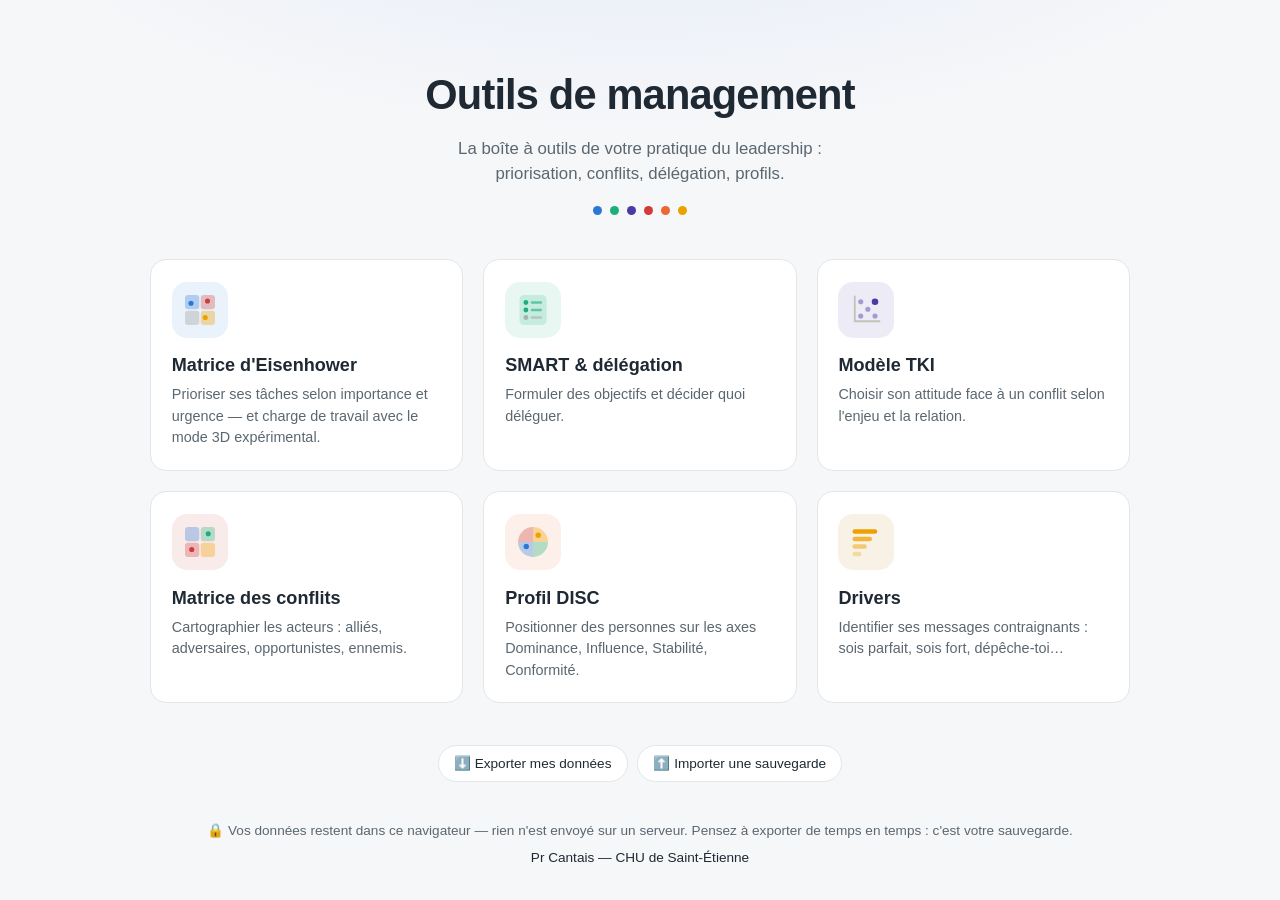
<file: index.html>
<!DOCTYPE html>
<html lang="fr">
<head>
  <meta charset="UTF-8">
  <meta name="viewport" content="width=device-width, initial-scale=1.0">
  <title>Outils de management</title>
  <link rel="icon" href="data:image/svg+xml,<svg xmlns=%22http://www.w3.org/2000/svg%22 viewBox=%220 0 100 100%22><text y=%22.9em%22 font-size=%2290%22>🧭</text></svg>">
  <link rel="stylesheet" href="css/style.css">
</head>
<body class="accueil">
  <header class="accueil-entete">
    <h1>Outils de management</h1>
    <p class="sous-titre">La boîte à outils de votre pratique du leadership&nbsp;:
      priorisation, conflits, délégation, profils.</p>
    <div class="points-deco" aria-hidden="true">
      <span></span><span></span><span></span><span></span><span></span><span></span>
    </div>
  </header>

  <main class="grille-outils">
    <a class="carte-outil" href="outils/eisenhower.html" style="--teinte: #2a78d6">
      <span class="icone-outil" aria-hidden="true">
        <svg viewBox="0 0 48 48">
          <rect x="4" y="4" width="19" height="19" rx="4" fill="#2a78d6" fill-opacity="0.30"/>
          <rect x="25" y="4" width="19" height="19" rx="4" fill="#d03b3b" fill-opacity="0.30"/>
          <rect x="4" y="25" width="19" height="19" rx="4" fill="#898781" fill-opacity="0.28"/>
          <rect x="25" y="25" width="19" height="19" rx="4" fill="#eda100" fill-opacity="0.35"/>
          <circle cx="34" cy="12" r="3.4" fill="#d03b3b"/>
          <circle cx="12" cy="15" r="3.4" fill="#2a78d6"/>
          <circle cx="31" cy="34" r="3.4" fill="#eda100"/>
        </svg>
      </span>
      <h2>Matrice d'Eisenhower</h2>
      <p>Prioriser ses tâches selon importance et urgence — et charge de travail
        avec le mode 3D expérimental.</p>
      <span class="fleche" aria-hidden="true">→</span>
    </a>

    <a class="carte-outil" href="outils/smart.html" style="--teinte: #1baf7a">
      <span class="icone-outil" aria-hidden="true">
        <svg viewBox="0 0 48 48">
          <rect x="6" y="4" width="36" height="40" rx="6" fill="#1baf7a" fill-opacity="0.16"/>
          <circle cx="14.5" cy="14" r="3.2" fill="#1baf7a"/>
          <rect x="21" y="12.4" width="15" height="3.2" rx="1.6" fill="#1baf7a" fill-opacity="0.6"/>
          <circle cx="14.5" cy="24" r="3.2" fill="#1baf7a"/>
          <rect x="21" y="22.4" width="15" height="3.2" rx="1.6" fill="#1baf7a" fill-opacity="0.6"/>
          <circle cx="14.5" cy="34" r="3.2" fill="#898781" fill-opacity="0.55"/>
          <rect x="21" y="32.4" width="15" height="3.2" rx="1.6" fill="#898781" fill-opacity="0.35"/>
        </svg>
      </span>
      <h2>SMART &amp; délégation</h2>
      <p>Formuler des objectifs et décider quoi déléguer.</p>
      <span class="fleche" aria-hidden="true">→</span>
    </a>

    <a class="carte-outil" href="outils/tki.html" style="--teinte: #4a3aa7">
      <span class="icone-outil" aria-hidden="true">
        <svg viewBox="0 0 48 48">
          <path d="M9 6 V39 H42" fill="none" stroke="#c3c2b7" stroke-width="2.4" stroke-linecap="round"/>
          <circle cx="17" cy="13" r="3.4" fill="#4a3aa7" fill-opacity="0.45"/>
          <circle cx="36" cy="13" r="4.4" fill="#4a3aa7"/>
          <circle cx="26.5" cy="23" r="3.4" fill="#4a3aa7" fill-opacity="0.45"/>
          <circle cx="17" cy="32" r="3.4" fill="#4a3aa7" fill-opacity="0.45"/>
          <circle cx="36" cy="32" r="3.4" fill="#4a3aa7" fill-opacity="0.45"/>
        </svg>
      </span>
      <h2>Modèle TKI</h2>
      <p>Choisir son attitude face à un conflit selon l'enjeu et la relation.</p>
      <span class="fleche" aria-hidden="true">→</span>
    </a>

    <a class="carte-outil" href="outils/conflits.html" style="--teinte: #d03b3b">
      <span class="icone-outil" aria-hidden="true">
        <svg viewBox="0 0 48 48">
          <rect x="4" y="4" width="19" height="19" rx="4" fill="#2a78d6" fill-opacity="0.30"/>
          <rect x="25" y="4" width="19" height="19" rx="4" fill="#1baf7a" fill-opacity="0.30"/>
          <rect x="4" y="25" width="19" height="19" rx="4" fill="#d03b3b" fill-opacity="0.30"/>
          <rect x="25" y="25" width="19" height="19" rx="4" fill="#eda100" fill-opacity="0.35"/>
          <circle cx="35" cy="13" r="3.4" fill="#1baf7a"/>
          <circle cx="13" cy="34" r="3.4" fill="#d03b3b"/>
        </svg>
      </span>
      <h2>Matrice des conflits</h2>
      <p>Cartographier les acteurs : alliés, adversaires, opportunistes, ennemis.</p>
      <span class="fleche" aria-hidden="true">→</span>
    </a>

    <a class="carte-outil" href="outils/disc.html" style="--teinte: #eb6834">
      <span class="icone-outil" aria-hidden="true">
        <svg viewBox="0 0 48 48">
          <path d="M24 24 L4 24 A20 20 0 0 1 24 4 Z" fill="#d03b3b" fill-opacity="0.32"/>
          <path d="M24 24 L24 4 A20 20 0 0 1 44 24 Z" fill="#eda100" fill-opacity="0.36"/>
          <path d="M24 24 L44 24 A20 20 0 0 1 24 44 Z" fill="#1baf7a" fill-opacity="0.32"/>
          <path d="M24 24 L24 44 A20 20 0 0 1 4 24 Z" fill="#2a78d6" fill-opacity="0.32"/>
          <circle cx="31" cy="15" r="3.6" fill="#eda100"/>
          <circle cx="15" cy="30" r="3.6" fill="#2a78d6"/>
        </svg>
      </span>
      <h2>Profil DISC</h2>
      <p>Positionner des personnes sur les axes Dominance, Influence, Stabilité, Conformité.</p>
      <span class="fleche" aria-hidden="true">→</span>
    </a>

    <a class="carte-outil" href="outils/drivers.html" style="--teinte: #b97e00">
      <span class="icone-outil" aria-hidden="true">
        <svg viewBox="0 0 48 48">
          <rect x="6" y="7" width="33" height="6" rx="3" fill="#eda100"/>
          <rect x="6" y="17" width="26" height="6" rx="3" fill="#eda100" fill-opacity="0.75"/>
          <rect x="6" y="27" width="19" height="6" rx="3" fill="#eda100" fill-opacity="0.5"/>
          <rect x="6" y="37" width="12" height="6" rx="3" fill="#eda100" fill-opacity="0.3"/>
        </svg>
      </span>
      <h2>Drivers</h2>
      <p>Identifier ses messages contraignants : sois parfait, sois fort, dépêche-toi…</p>
      <span class="fleche" aria-hidden="true">→</span>
    </a>
  </main>

  <footer class="accueil-pied">
    <div class="actions-donnees">
      <button type="button" id="bouton-export" class="bouton-donnees">⬇️ Exporter mes données</button>
      <button type="button" id="bouton-import" class="bouton-donnees">⬆️ Importer une sauvegarde</button>
      <input type="file" id="champ-import" accept=".json,application/json" hidden>
    </div>
    <p id="message-donnees" class="message-donnees" role="status"></p>
    🔒 Vos données restent dans ce navigateur — rien n'est envoyé sur un serveur.
    Pensez à exporter de temps en temps&nbsp;: c'est votre sauvegarde.
    <span class="signature">Pr Cantais — CHU de Saint-Étienne</span>
  </footer>
  <script src="js/storage.js"></script>
  <script src="js/accueil.js"></script>
</body>
</html>
</file>
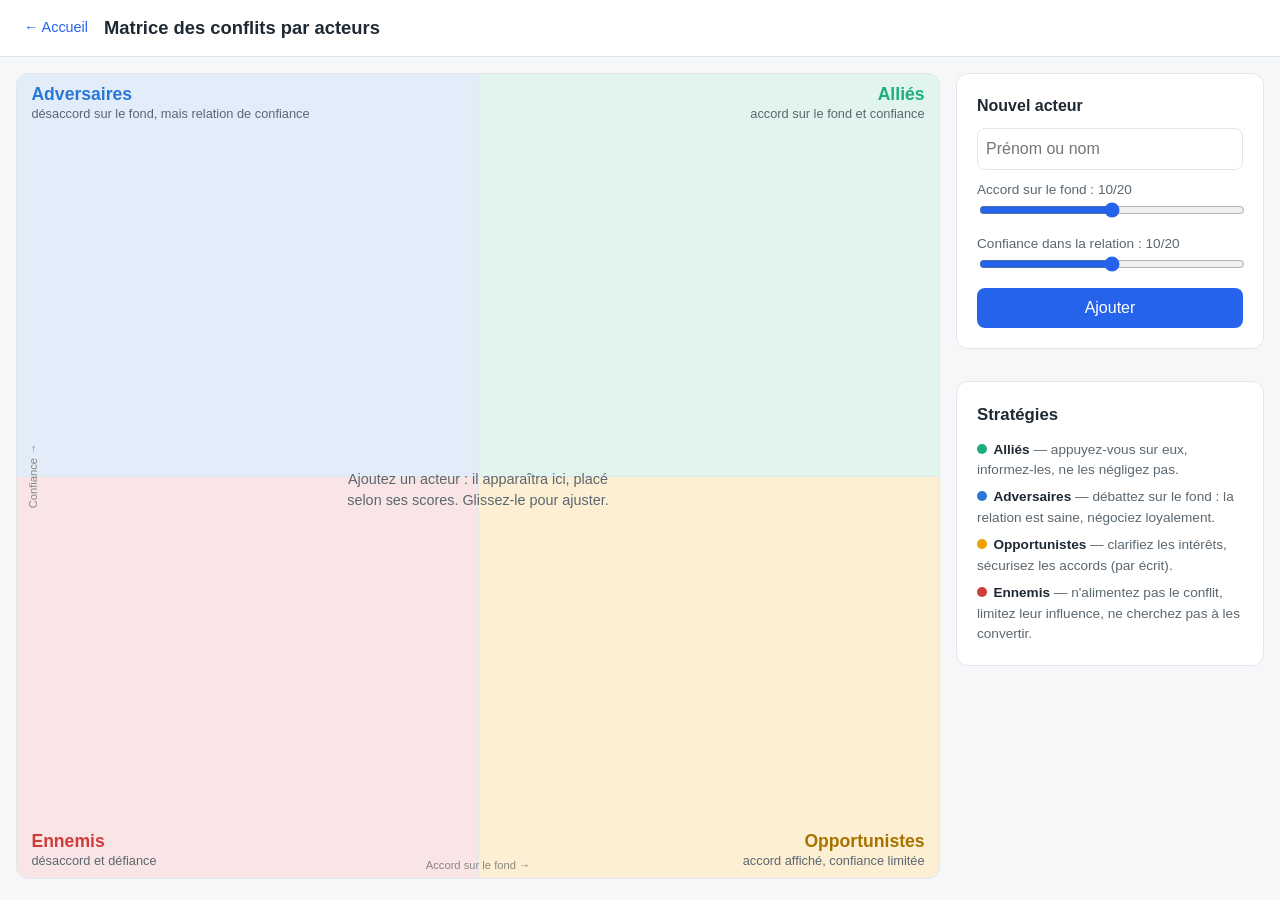
<file: outils/conflits.html>
<!DOCTYPE html>
<html lang="fr">
<head>
  <meta charset="UTF-8">
  <meta name="viewport" content="width=device-width, initial-scale=1.0">
  <title>Matrice des conflits par acteurs</title>
  <link rel="icon" href="data:image/svg+xml,<svg xmlns=%22http://www.w3.org/2000/svg%22 viewBox=%220 0 100 100%22><text y=%22.9em%22 font-size=%2290%22>🧭</text></svg>">
  <link rel="stylesheet" href="../css/style.css">
  <link rel="stylesheet" href="../css/conflits.css">
</head>
<body>
  <header class="outil-entete">
    <a class="retour" href="../index.html">← Accueil</a>
    <h1>Matrice des conflits par acteurs</h1>
  </header>

  <main class="conflits-layout">
    <section class="zone-matrice">
      <div class="matrice" id="matrice">
        <div class="quadrant q-adversaires">
          <span class="etiquette">Adversaires<small>désaccord sur le fond, mais relation de confiance</small></span>
        </div>
        <div class="quadrant q-allies">
          <span class="etiquette">Alliés<small>accord sur le fond et confiance</small></span>
        </div>
        <div class="quadrant q-ennemis">
          <span class="etiquette">Ennemis<small>désaccord et défiance</small></span>
        </div>
        <div class="quadrant q-opportunistes">
          <span class="etiquette">Opportunistes<small>accord affiché, confiance limitée</small></span>
        </div>
        <div class="ligne ligne-verticale"></div>
        <div class="ligne ligne-horizontale"></div>
        <span class="axe axe-accord">Accord sur le fond →</span>
        <span class="axe axe-confiance">Confiance →</span>
        <p id="matrice-vide" class="matrice-vide">Ajoutez un acteur : il apparaîtra ici,
          placé selon ses scores. Glissez-le pour ajuster.</p>
        <div id="calque-vignettes" class="calque-vignettes"></div>
      </div>
    </section>

    <aside class="zone-liste">
      <form id="formulaire-acteur" class="carte-section formulaire-fiche">
        <h2 id="titre-formulaire">Nouvel acteur</h2>
        <input type="text" id="champ-nom" placeholder="Prénom ou nom" required maxlength="40" autocomplete="off">
        <label>Accord sur le fond : <output id="valeur-accord">10</output>/20
          <input type="range" id="champ-accord" min="0" max="20" value="10">
        </label>
        <label>Confiance dans la relation : <output id="valeur-confiance">10</output>/20
          <input type="range" id="champ-confiance" min="0" max="20" value="10">
        </label>
        <div class="actions-formulaire">
          <button type="submit" id="bouton-valider">Ajouter</button>
          <button type="button" id="bouton-annuler" class="secondaire" hidden>Annuler</button>
        </div>
      </form>

      <ul id="liste-acteurs" class="liste-acteurs"></ul>

      <div class="carte-section strategies">
        <h2>Stratégies</h2>
        <ul>
          <li><span class="pastille q-allies"></span><strong>Alliés</strong> — appuyez-vous sur eux,
            informez-les, ne les négligez pas.</li>
          <li><span class="pastille q-adversaires"></span><strong>Adversaires</strong> — débattez sur
            le fond : la relation est saine, négociez loyalement.</li>
          <li><span class="pastille q-opportunistes"></span><strong>Opportunistes</strong> — clarifiez
            les intérêts, sécurisez les accords (par écrit).</li>
          <li><span class="pastille q-ennemis"></span><strong>Ennemis</strong> — n'alimentez pas le
            conflit, limitez leur influence, ne cherchez pas à les convertir.</li>
        </ul>
      </div>
    </aside>
  </main>

  <script src="../js/storage.js"></script>
  <script src="../js/matrice.js"></script>
  <script src="../js/fiches.js"></script>
  <script src="../js/conflits.js"></script>
</body>
</html>
</file>
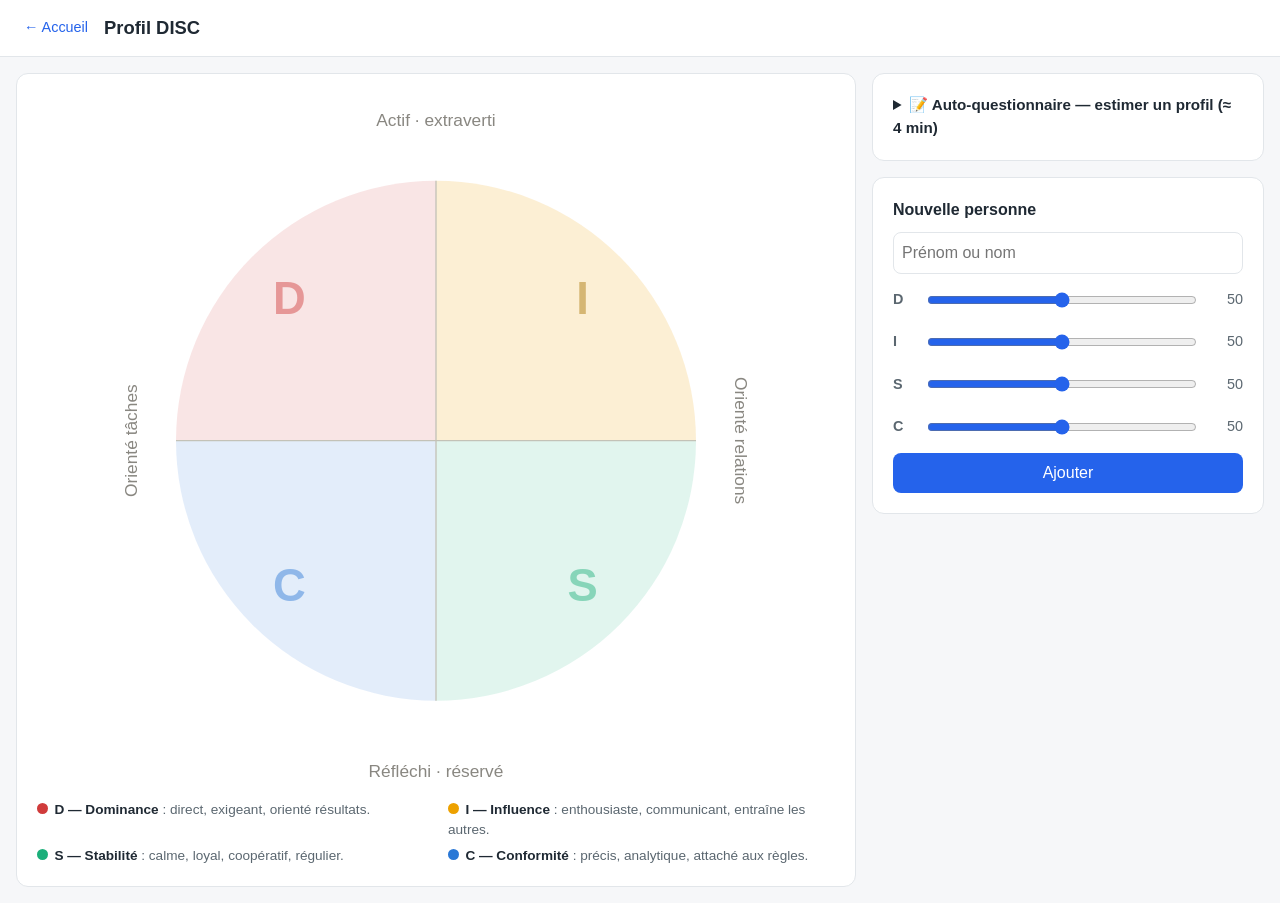
<file: outils/disc.html>
<!DOCTYPE html>
<html lang="fr">
<head>
  <meta charset="UTF-8">
  <meta name="viewport" content="width=device-width, initial-scale=1.0">
  <title>Profil DISC</title>
  <link rel="icon" href="data:image/svg+xml,<svg xmlns=%22http://www.w3.org/2000/svg%22 viewBox=%220 0 100 100%22><text y=%22.9em%22 font-size=%2290%22>🧭</text></svg>">
  <link rel="stylesheet" href="../css/style.css">
  <link rel="stylesheet" href="../css/disc.css">
</head>
<body>
  <header class="outil-entete">
    <a class="retour" href="../index.html">← Accueil</a>
    <h1>Profil DISC</h1>
  </header>

  <main class="disc-layout">
    <section class="carte-section zone-disque">
      <svg id="disque" viewBox="0 0 480 520" role="img"
        aria-label="Disque DISC avec les personnes positionnées selon leurs scores">
        <text class="legende-axe" x="240" y="24" text-anchor="middle">Actif · extraverti</text>
        <text class="legende-axe" x="240" y="512" text-anchor="middle">Réfléchi · réservé</text>
        <text class="legende-axe" x="16" y="260" text-anchor="middle"
          transform="rotate(-90 16 260)">Orienté tâches</text>
        <text class="legende-axe" x="464" y="260" text-anchor="middle"
          transform="rotate(90 464 260)">Orienté relations</text>

        <path class="quart quart-d" d="M240,260 L45,260 A195,195 0 0 1 240,65 Z"></path>
        <path class="quart quart-i" d="M240,260 L240,65 A195,195 0 0 1 435,260 Z"></path>
        <path class="quart quart-s" d="M240,260 L435,260 A195,195 0 0 1 240,455 Z"></path>
        <path class="quart quart-c" d="M240,260 L240,455 A195,195 0 0 1 45,260 Z"></path>

        <line class="axe-svg" x1="45" y1="260" x2="435" y2="260"></line>
        <line class="axe-svg" x1="240" y1="65" x2="240" y2="455"></line>

        <text class="lettre lettre-d" x="130" y="165" text-anchor="middle">D</text>
        <text class="lettre lettre-i" x="350" y="165" text-anchor="middle">I</text>
        <text class="lettre lettre-s" x="350" y="380" text-anchor="middle">S</text>
        <text class="lettre lettre-c" x="130" y="380" text-anchor="middle">C</text>

        <g id="calque-personnes"></g>
      </svg>

      <ul class="legende-disc">
        <li><span class="point point-d"></span><strong>D — Dominance</strong> : direct, exigeant, orienté résultats.</li>
        <li><span class="point point-i"></span><strong>I — Influence</strong> : enthousiaste, communicant, entraîne les autres.</li>
        <li><span class="point point-s"></span><strong>S — Stabilité</strong> : calme, loyal, coopératif, régulier.</li>
        <li><span class="point point-c"></span><strong>C — Conformité</strong> : précis, analytique, attaché aux règles.</li>
      </ul>
    </section>

    <aside class="zone-personnes">
      <details class="carte-section questionnaire" id="questionnaire-disc">
        <summary>📝 Auto-questionnaire — estimer un profil (≈ 4 min)</summary>
        <p class="note">Seize affirmations, à évaluer spontanément. L'idéal est
          de laisser la personne concernée répondre elle-même. Questions
          originales inspirées du modèle DISC (Marston)&nbsp;: pas un test
          validé, un support de réflexion. Les scores calculés sont reportés
          dans le formulaire ci-dessous — il ne restera qu'à mettre le prénom
          et enregistrer.</p>
        <div id="items-disc"></div>
        <div class="pied-quest">
          <button type="button" id="bouton-quest-disc" disabled>Reporter dans le formulaire</button>
          <span class="progres-quest" id="progres-disc"></span>
        </div>
      </details>

      <form id="formulaire-personne" class="carte-section formulaire-fiche">
        <h2 id="titre-formulaire">Nouvelle personne</h2>
        <input type="text" id="champ-nom" placeholder="Prénom ou nom" required maxlength="40" autocomplete="off">
        <label class="ligne-score">D
          <input type="range" id="champ-d" min="0" max="100" value="50">
          <output id="valeur-d">50</output>
        </label>
        <label class="ligne-score">I
          <input type="range" id="champ-i" min="0" max="100" value="50">
          <output id="valeur-i">50</output>
        </label>
        <label class="ligne-score">S
          <input type="range" id="champ-s" min="0" max="100" value="50">
          <output id="valeur-s">50</output>
        </label>
        <label class="ligne-score">C
          <input type="range" id="champ-c" min="0" max="100" value="50">
          <output id="valeur-c">50</output>
        </label>
        <div class="actions-formulaire">
          <button type="submit" id="bouton-valider">Ajouter</button>
          <button type="button" id="bouton-annuler" class="secondaire" hidden>Annuler</button>
        </div>
      </form>

      <ul id="liste-personnes" class="liste-personnes"></ul>
    </aside>
  </main>

  <script src="../js/storage.js"></script>
  <script src="../js/questionnaire.js"></script>
  <script src="../js/fiches.js"></script>
  <script src="../js/disc.js"></script>
</body>
</html>
</file>
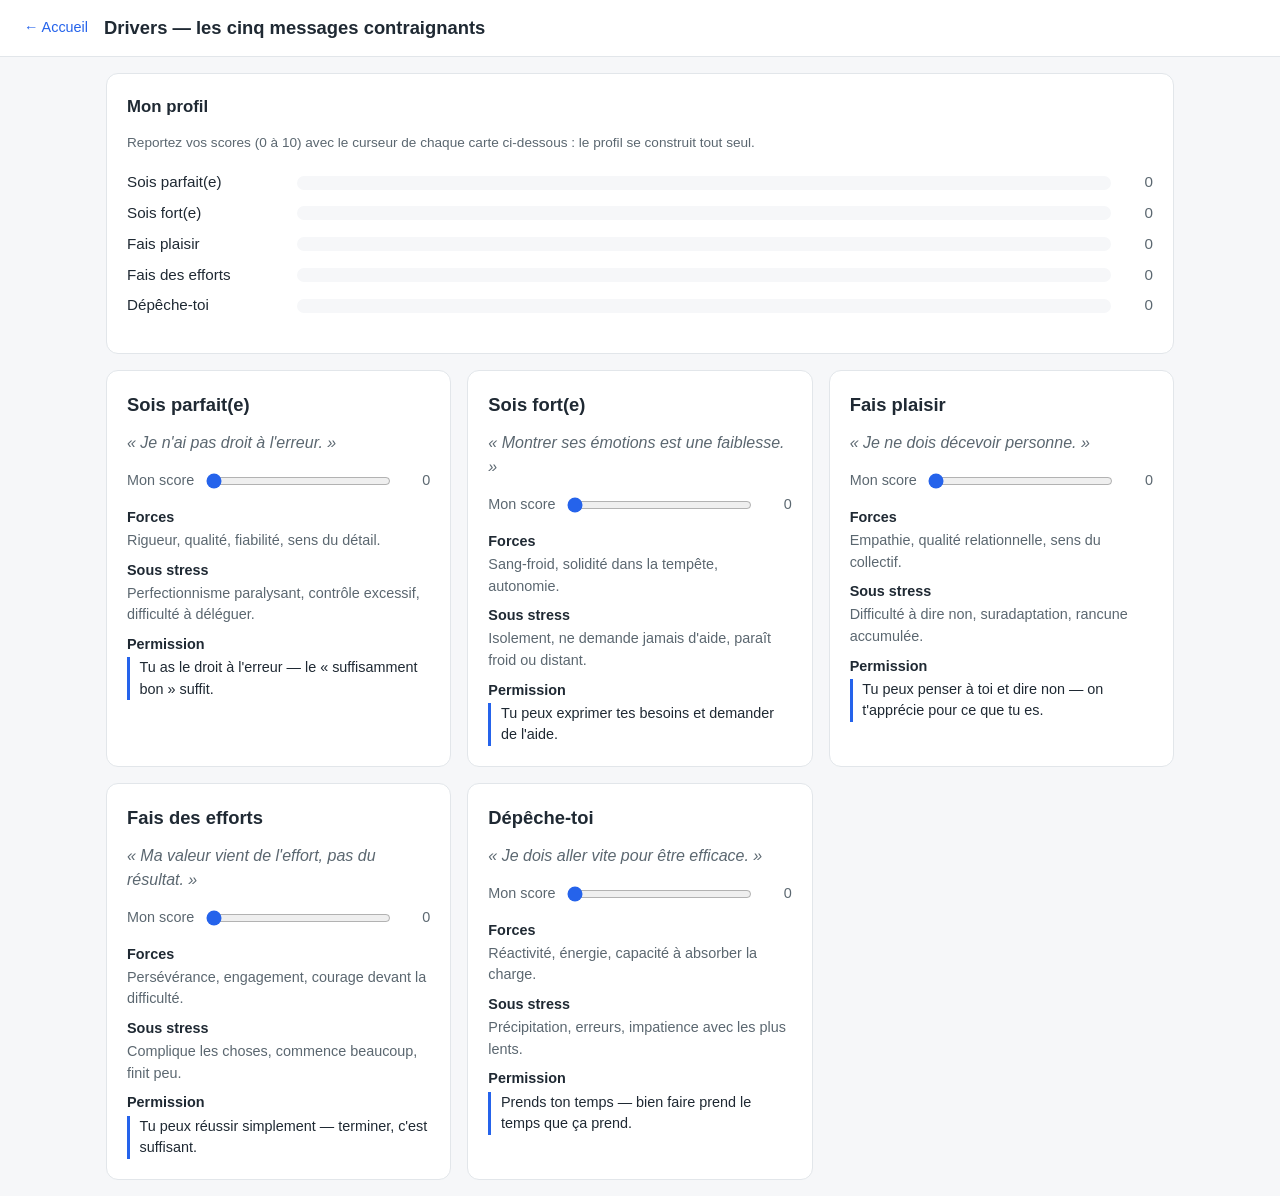
<file: outils/drivers.html>
<!DOCTYPE html>
<html lang="fr">
<head>
  <meta charset="UTF-8">
  <meta name="viewport" content="width=device-width, initial-scale=1.0">
  <title>Drivers — messages contraignants</title>
  <link rel="icon" href="data:image/svg+xml,<svg xmlns=%22http://www.w3.org/2000/svg%22 viewBox=%220 0 100 100%22><text y=%22.9em%22 font-size=%2290%22>🧭</text></svg>">
  <link rel="stylesheet" href="../css/style.css">
  <link rel="stylesheet" href="../css/drivers.css">
</head>
<body>
  <header class="outil-entete">
    <a class="retour" href="../index.html">← Accueil</a>
    <h1>Drivers — les cinq messages contraignants</h1>
  </header>

  <main class="drivers-layout">
    <section class="carte-section zone-profil">
      <h2>Mon profil</h2>
      <p class="note">Reportez vos scores (0 à 10) avec le curseur de chaque carte
        ci-dessous : le profil se construit tout seul.</p>
      <div id="barres-profil" class="barres-profil"></div>
      <div id="encart-dominant" class="encart-dominant" hidden>
        <h3 id="dominant-titre"></h3>
        <p id="dominant-permission"></p>
      </div>
    </section>

    <section class="grille-drivers" id="grille-drivers"></section>
  </main>

  <script src="../js/storage.js"></script>
  <script src="../js/drivers.js"></script>
</body>
</html>
</file>
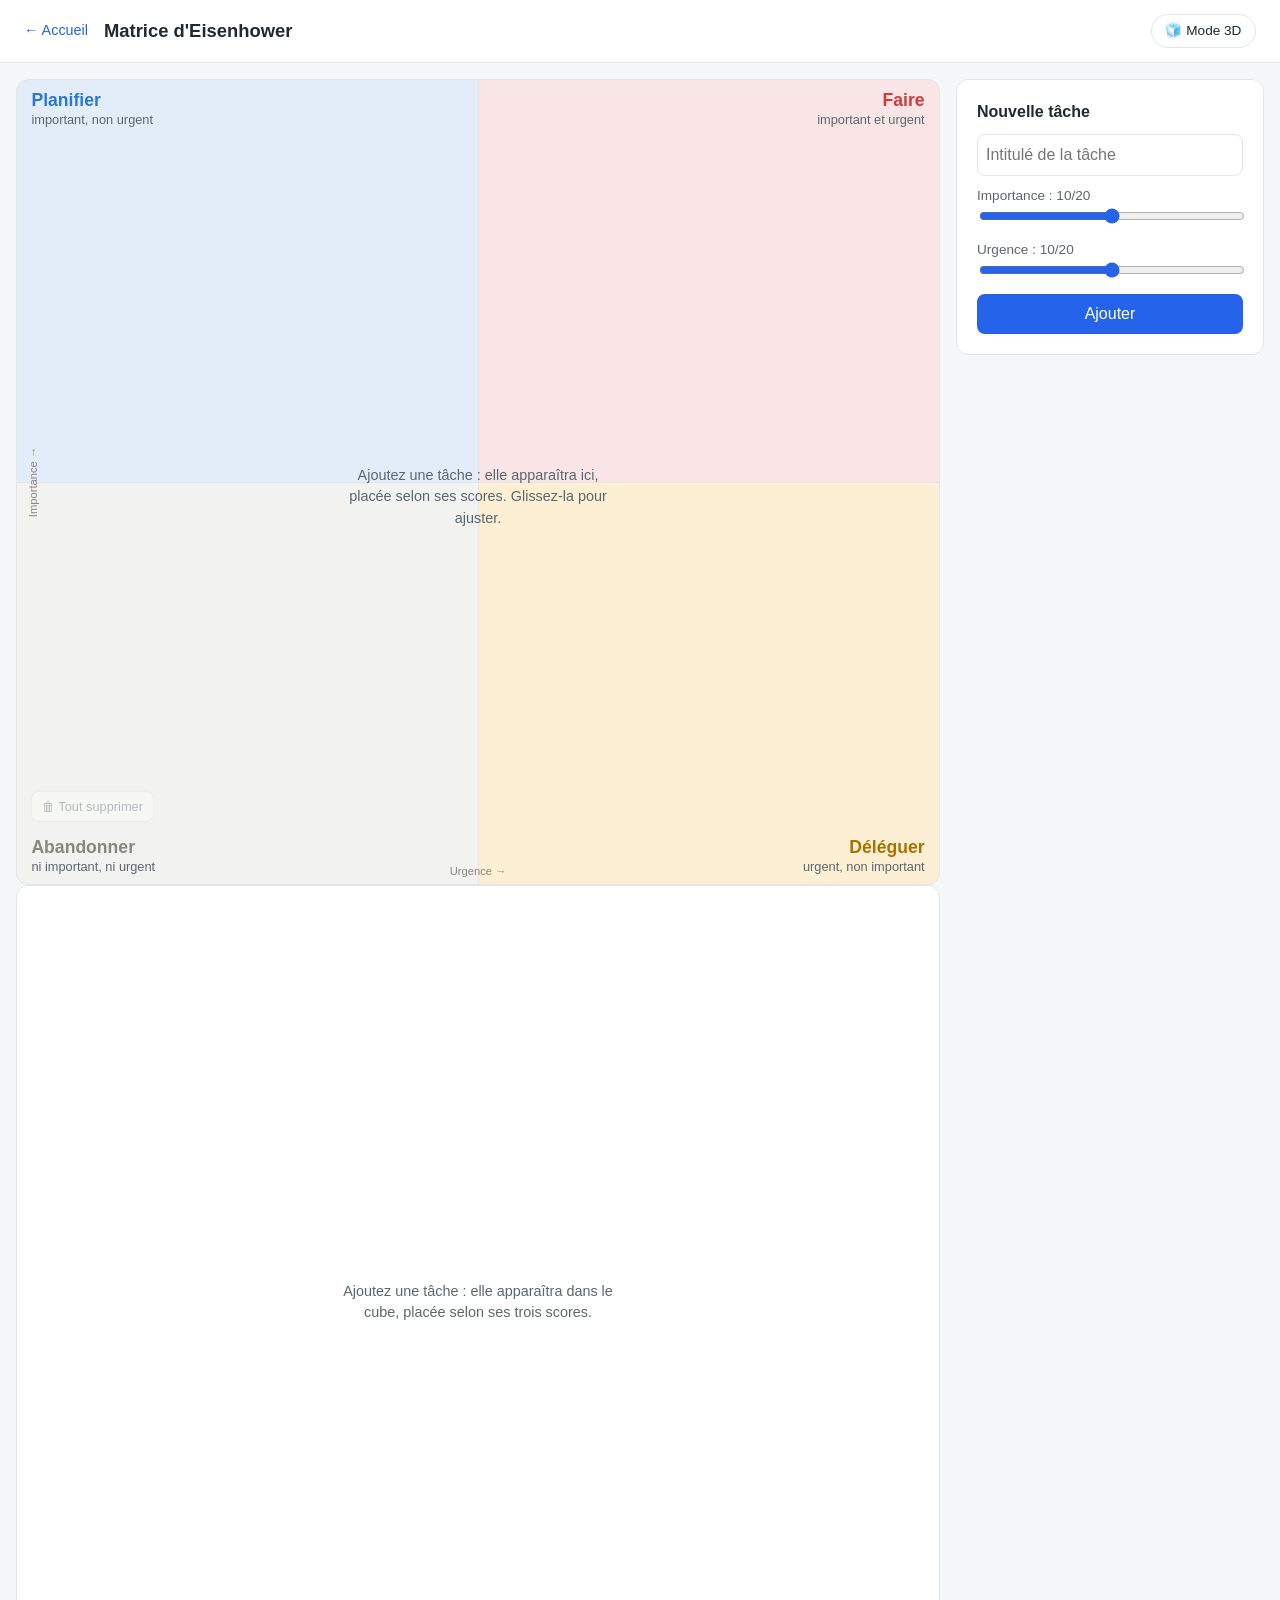
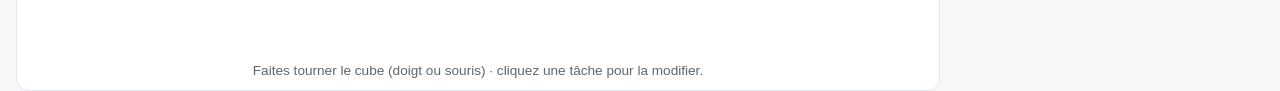
<file: outils/eisenhower.html>
<!DOCTYPE html>
<html lang="fr">
<head>
  <meta charset="UTF-8">
  <meta name="viewport" content="width=device-width, initial-scale=1.0">
  <title>Matrice d'Eisenhower</title>
  <link rel="icon" href="data:image/svg+xml,<svg xmlns=%22http://www.w3.org/2000/svg%22 viewBox=%220 0 100 100%22><text y=%22.9em%22 font-size=%2290%22>🧭</text></svg>">
  <link rel="stylesheet" href="../css/style.css">
  <link rel="stylesheet" href="../css/eisenhower.css">
</head>
<body>
  <header class="outil-entete">
    <a class="retour" href="../index.html">← Accueil</a>
    <h1>Matrice d'Eisenhower</h1>
    <button type="button" id="bouton-mode3d" class="bascule-3d">🧊 Mode 3D</button>
  </header>

  <main class="eisenhower-layout">
    <section class="zone-matrice">
      <div class="matrice" id="matrice">
        <div class="quadrant q-planifier">
          <span class="etiquette">Planifier<small>important, non urgent</small></span>
        </div>
        <div class="quadrant q-faire">
          <span class="etiquette">Faire<small>important et urgent</small></span>
        </div>
        <div class="quadrant q-abandonner">
          <span class="etiquette">Abandonner<small>ni important, ni urgent</small></span>
          <button type="button" id="bouton-purge" class="bouton-purge"
            title="Supprimer toutes les tâches de ce quadrant">🗑 Tout supprimer</button>
        </div>
        <div class="quadrant q-deleguer">
          <span class="etiquette">Déléguer<small>urgent, non important</small></span>
        </div>
        <div class="ligne ligne-verticale"></div>
        <div class="ligne ligne-horizontale"></div>
        <span class="axe axe-urgence">Urgence →</span>
        <span class="axe axe-importance">Importance →</span>
        <p id="matrice-vide" class="matrice-vide">Ajoutez une tâche : elle apparaîtra ici,
          placée selon ses scores. Glissez-la pour ajuster.</p>
        <div id="calque-vignettes" class="calque-vignettes"></div>
      </div>

      <div class="scene3d" id="scene3d" hidden>
        <svg id="cube3d" viewBox="0 0 640 560" role="img"
          aria-label="Cube 3D des tâches selon urgence, importance et charge de travail"></svg>
        <p id="cube-vide" class="matrice-vide">Ajoutez une tâche : elle apparaîtra
          dans le cube, placée selon ses trois scores.</p>
        <p class="note aide-3d">Faites tourner le cube (doigt ou souris) ·
          cliquez une tâche pour la modifier.</p>
      </div>
    </section>

    <aside class="zone-liste">
      <form id="formulaire-tache" class="carte-section formulaire-fiche">
        <h2 id="titre-formulaire">Nouvelle tâche</h2>
        <input type="text" id="champ-titre" placeholder="Intitulé de la tâche" required maxlength="80" autocomplete="off">
        <label>Importance : <output id="valeur-importance">10</output>/20
          <input type="range" id="champ-importance" min="0" max="20" value="10">
        </label>
        <label>Urgence : <output id="valeur-urgence">10</output>/20
          <input type="range" id="champ-urgence" min="0" max="20" value="10">
        </label>
        <label id="ligne-charge" hidden>Charge de travail : <output id="valeur-charge">10</output>/20
          <input type="range" id="champ-charge" min="0" max="20" value="10">
        </label>
        <div class="actions-formulaire">
          <button type="submit" id="bouton-valider">Ajouter</button>
          <button type="button" id="bouton-annuler" class="secondaire" hidden>Annuler</button>
        </div>
      </form>

      <p id="note-tri" class="note note-tri" hidden>Liste triée par priorité
        ⚡ = urgence + importance + rapidité (20 − charge).</p>
      <ul id="liste-taches" class="liste-taches"></ul>
    </aside>
  </main>

  <script src="../js/storage.js"></script>
  <script src="../js/matrice.js"></script>
  <script src="../js/fiches.js"></script>
  <script src="../js/eisenhower.js"></script>
</body>
</html>
</file>
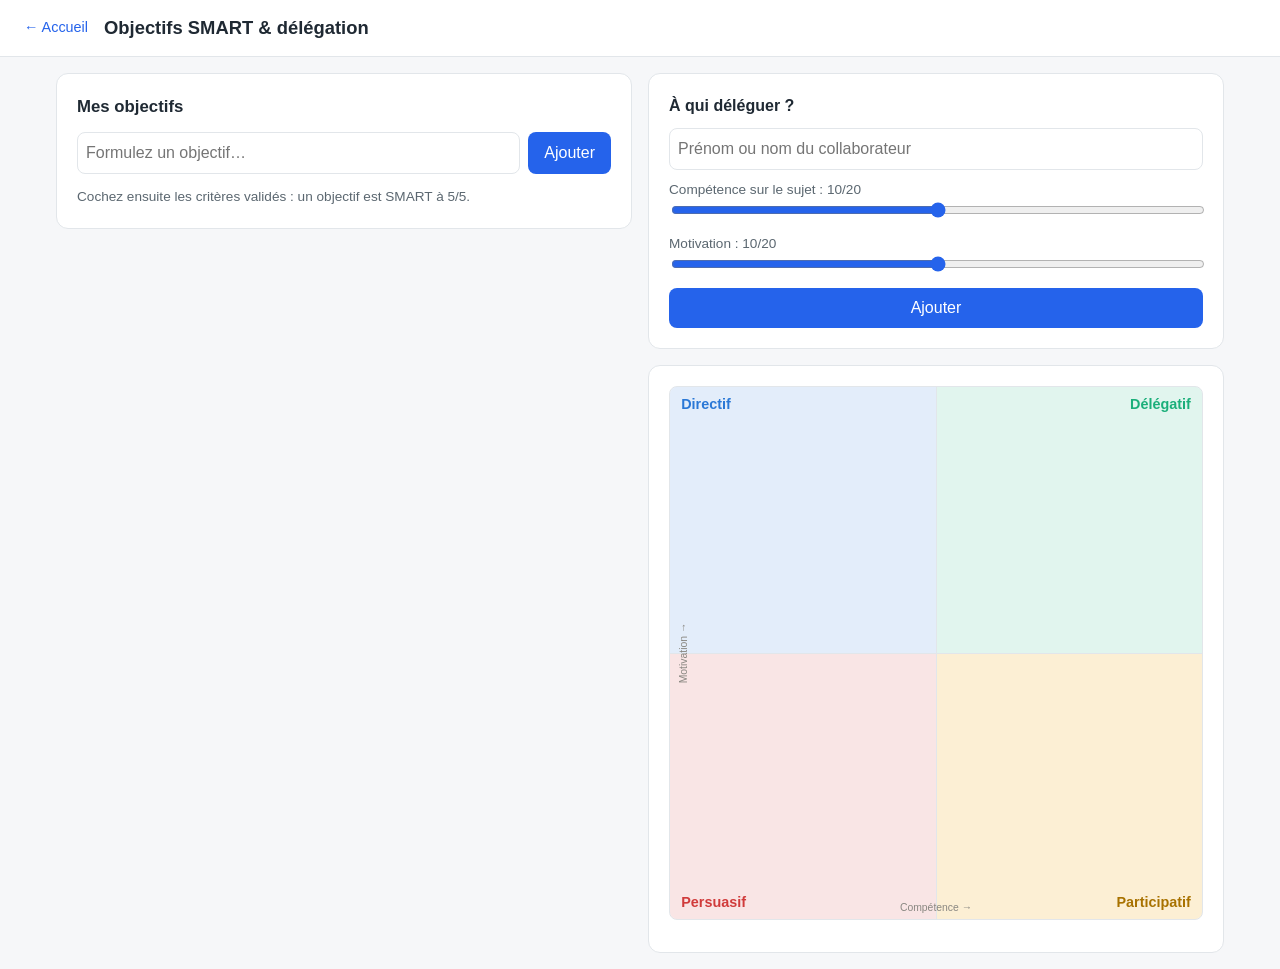
<file: outils/smart.html>
<!DOCTYPE html>
<html lang="fr">
<head>
  <meta charset="UTF-8">
  <meta name="viewport" content="width=device-width, initial-scale=1.0">
  <title>SMART &amp; délégation</title>
  <link rel="icon" href="data:image/svg+xml,<svg xmlns=%22http://www.w3.org/2000/svg%22 viewBox=%220 0 100 100%22><text y=%22.9em%22 font-size=%2290%22>🧭</text></svg>">
  <link rel="stylesheet" href="../css/style.css">
  <link rel="stylesheet" href="../css/smart.css">
</head>
<body>
  <header class="outil-entete">
    <a class="retour" href="../index.html">← Accueil</a>
    <h1>Objectifs SMART &amp; délégation</h1>
  </header>

  <main class="smart-layout">
    <section class="colonne-objectifs">
      <form id="formulaire-objectif" class="carte-section formulaire-objectif">
        <h2>Mes objectifs</h2>
        <div class="ligne-ajout">
          <input type="text" id="champ-objectif" placeholder="Formulez un objectif…"
            required maxlength="120" autocomplete="off">
          <button type="submit">Ajouter</button>
        </div>
        <p class="note">Cochez ensuite les critères validés : un objectif est SMART à 5/5.</p>
      </form>
      <div id="liste-objectifs" class="liste-objectifs"></div>
    </section>

    <section class="colonne-delegation">
      <form id="formulaire-collab" class="carte-section formulaire-fiche">
        <h2 id="titre-formulaire">À qui déléguer ?</h2>
        <input type="text" id="champ-nom" placeholder="Prénom ou nom du collaborateur"
          required maxlength="40" autocomplete="off">
        <label>Compétence sur le sujet : <output id="valeur-competence">10</output>/20
          <input type="range" id="champ-competence" min="0" max="20" value="10">
        </label>
        <label>Motivation : <output id="valeur-motivation">10</output>/20
          <input type="range" id="champ-motivation" min="0" max="20" value="10">
        </label>
        <div class="actions-formulaire">
          <button type="submit" id="bouton-valider">Ajouter</button>
          <button type="button" id="bouton-annuler" class="secondaire" hidden>Annuler</button>
        </div>
      </form>

      <div class="carte-section">
        <div class="mini-matrice" id="mini-matrice">
          <div class="quadrant q-directif"><span class="etiquette">Directif</span></div>
          <div class="quadrant q-delegatif"><span class="etiquette">Délégatif</span></div>
          <div class="quadrant q-persuasif"><span class="etiquette">Persuasif</span></div>
          <div class="quadrant q-participatif"><span class="etiquette">Participatif</span></div>
          <div class="ligne ligne-verticale"></div>
          <div class="ligne ligne-horizontale"></div>
          <span class="axe axe-competence">Compétence →</span>
          <span class="axe axe-motivation">Motivation →</span>
          <div id="calque-collabs" class="calque-collabs"></div>
        </div>
        <div id="conseil" class="conseil" hidden>
          <h3 id="conseil-titre"></h3>
          <p id="conseil-texte"></p>
        </div>
        <ul id="liste-collabs" class="liste-collabs"></ul>
      </div>
    </section>
  </main>

  <script src="../js/storage.js"></script>
  <script src="../js/fiches.js"></script>
  <script src="../js/smart.js"></script>
</body>
</html>
</file>
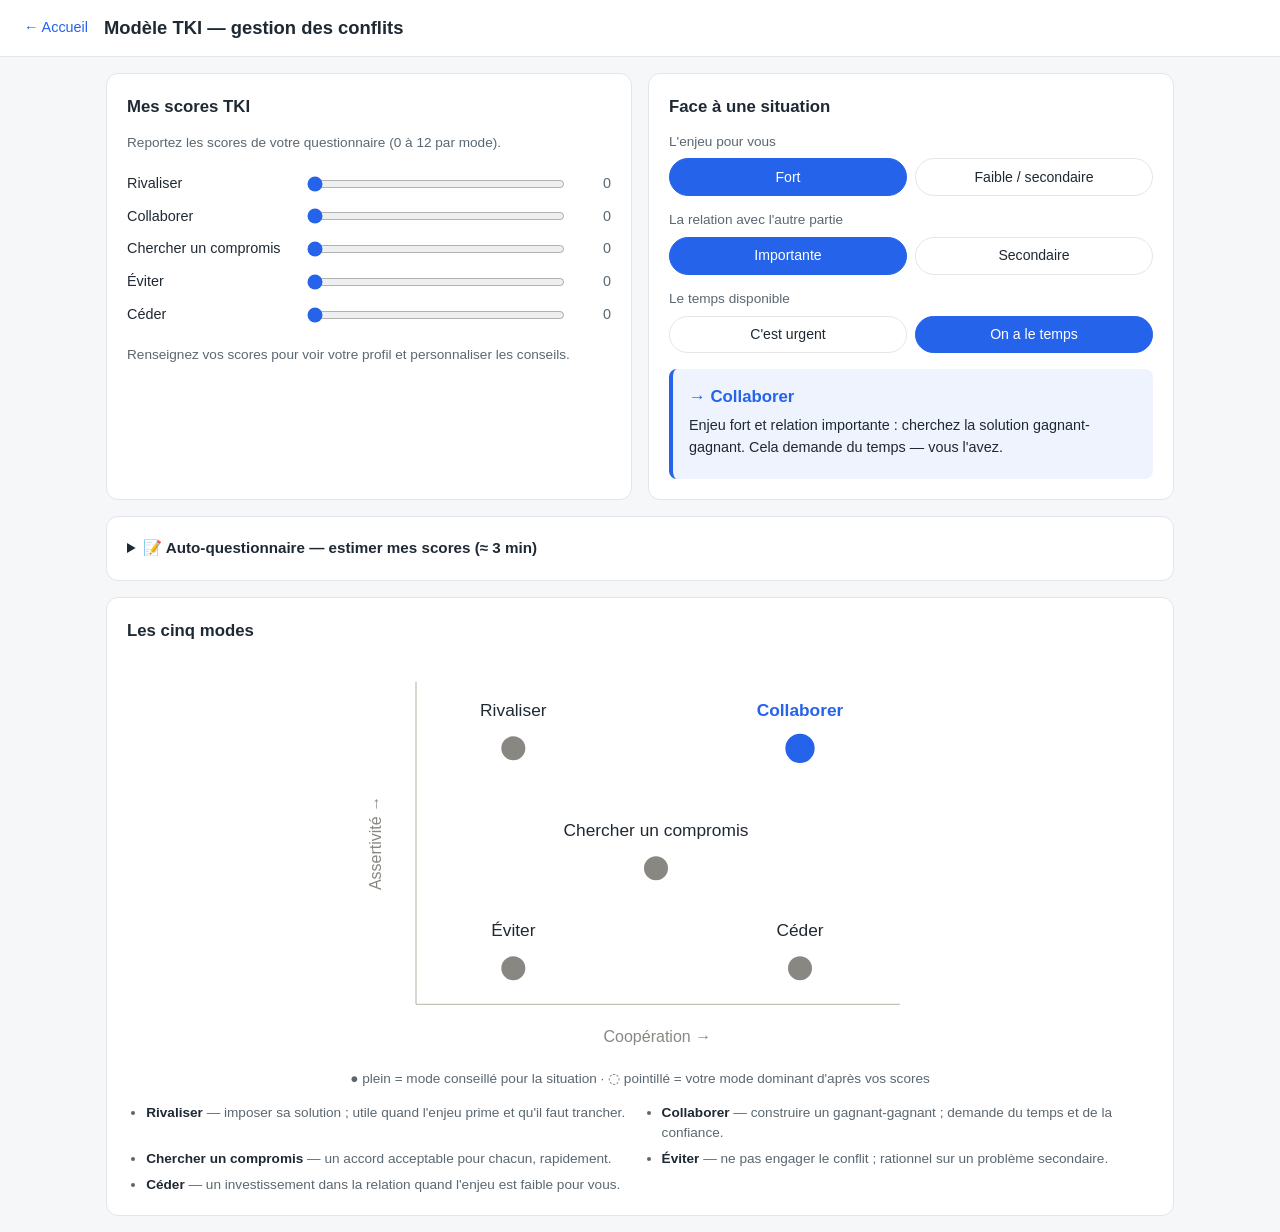
<file: outils/tki.html>
<!DOCTYPE html>
<html lang="fr">
<head>
  <meta charset="UTF-8">
  <meta name="viewport" content="width=device-width, initial-scale=1.0">
  <title>Modèle TKI</title>
  <link rel="icon" href="data:image/svg+xml,<svg xmlns=%22http://www.w3.org/2000/svg%22 viewBox=%220 0 100 100%22><text y=%22.9em%22 font-size=%2290%22>🧭</text></svg>">
  <link rel="stylesheet" href="../css/style.css">
  <link rel="stylesheet" href="../css/tki.css">
</head>
<body>
  <header class="outil-entete">
    <a class="retour" href="../index.html">← Accueil</a>
    <h1>Modèle TKI — gestion des conflits</h1>
  </header>

  <main class="tki-layout">
    <section class="carte-section zone-scores">
      <h2>Mes scores TKI</h2>
      <p class="note">Reportez les scores de votre questionnaire (0 à 12 par mode).</p>

      <label class="ligne-score">Rivaliser
        <input type="range" id="score-competition" min="0" max="12" value="0">
        <output id="sortie-competition">0</output>
      </label>
      <label class="ligne-score">Collaborer
        <input type="range" id="score-collaboration" min="0" max="12" value="0">
        <output id="sortie-collaboration">0</output>
      </label>
      <label class="ligne-score">Chercher un compromis
        <input type="range" id="score-compromis" min="0" max="12" value="0">
        <output id="sortie-compromis">0</output>
      </label>
      <label class="ligne-score">Éviter
        <input type="range" id="score-evitement" min="0" max="12" value="0">
        <output id="sortie-evitement">0</output>
      </label>
      <label class="ligne-score">Céder
        <input type="range" id="score-accommodation" min="0" max="12" value="0">
        <output id="sortie-accommodation">0</output>
      </label>

      <p id="profil-tki" class="note profil-tki"></p>
    </section>

    <details class="carte-section questionnaire zone-questionnaire" id="questionnaire-tki">
      <summary>📝 Auto-questionnaire — estimer mes scores (≈ 3 min)</summary>
      <p class="note">Quinze affirmations, à évaluer spontanément — il n'y a pas
        de bonne réponse. Questions originales inspirées du modèle de
        Thomas &amp; Kilmann&nbsp;: ce n'est ni le questionnaire TKI officiel,
        ni un instrument psychométrique validé, juste un support de réflexion.</p>
      <div id="items-tki"></div>
      <div class="pied-quest">
        <button type="button" id="bouton-quest-tki" disabled>Reporter dans mes scores</button>
        <span class="progres-quest" id="progres-tki"></span>
      </div>
    </details>

    <section class="carte-section zone-situation">
      <h2>Face à une situation</h2>

      <fieldset>
        <legend>L'enjeu pour vous</legend>
        <div class="pilules">
          <label><input type="radio" name="enjeu" value="fort"><span>Fort</span></label>
          <label><input type="radio" name="enjeu" value="faible"><span>Faible / secondaire</span></label>
        </div>
      </fieldset>

      <fieldset>
        <legend>La relation avec l'autre partie</legend>
        <div class="pilules">
          <label><input type="radio" name="relation" value="forte"><span>Importante</span></label>
          <label><input type="radio" name="relation" value="secondaire"><span>Secondaire</span></label>
        </div>
      </fieldset>

      <fieldset>
        <legend>Le temps disponible</legend>
        <div class="pilules">
          <label><input type="radio" name="temps" value="urgent"><span>C'est urgent</span></label>
          <label><input type="radio" name="temps" value="temps"><span>On a le temps</span></label>
        </div>
      </fieldset>

      <div class="resultat">
        <h3 id="resultat-mode"></h3>
        <p id="resultat-explication"></p>
        <p id="resultat-note" class="note"></p>
      </div>
    </section>

    <section class="carte-section zone-carte">
      <h2>Les cinq modes</h2>
      <svg id="carte-modes" viewBox="0 0 420 300" role="img"
        aria-label="Carte des cinq modes TKI selon l'assertivité et la coopération">
        <line class="axe-svg" x1="42" y1="20" x2="42" y2="262"></line>
        <line class="axe-svg" x1="42" y1="262" x2="405" y2="262"></line>
        <text class="etiquette-axe" x="223" y="290" text-anchor="middle">Coopération →</text>
        <text class="etiquette-axe" x="16" y="141" text-anchor="middle"
          transform="rotate(-90 16 141)">Assertivité →</text>

        <g class="mode" id="mode-competition">
          <circle cx="115" cy="70" r="10"></circle>
          <text x="115" y="46" text-anchor="middle">Rivaliser</text>
        </g>
        <g class="mode" id="mode-collaboration">
          <circle cx="330" cy="70" r="10"></circle>
          <text x="330" y="46" text-anchor="middle">Collaborer</text>
        </g>
        <g class="mode" id="mode-compromis">
          <circle cx="222" cy="160" r="10"></circle>
          <text x="222" y="136" text-anchor="middle">Chercher un compromis</text>
        </g>
        <g class="mode" id="mode-evitement">
          <circle cx="115" cy="235" r="10"></circle>
          <text x="115" y="211" text-anchor="middle">Éviter</text>
        </g>
        <g class="mode" id="mode-accommodation">
          <circle cx="330" cy="235" r="10"></circle>
          <text x="330" y="211" text-anchor="middle">Céder</text>
        </g>
      </svg>
      <p class="note legende-carte">● plein = mode conseillé pour la situation ·
        ◌ pointillé = votre mode dominant d'après vos scores</p>

      <ul class="legende-modes">
        <li><strong>Rivaliser</strong> — imposer sa solution ; utile quand l'enjeu prime et qu'il faut trancher.</li>
        <li><strong>Collaborer</strong> — construire un gagnant-gagnant ; demande du temps et de la confiance.</li>
        <li><strong>Chercher un compromis</strong> — un accord acceptable pour chacun, rapidement.</li>
        <li><strong>Éviter</strong> — ne pas engager le conflit ; rationnel sur un problème secondaire.</li>
        <li><strong>Céder</strong> — un investissement dans la relation quand l'enjeu est faible pour vous.</li>
      </ul>
    </section>
  </main>

  <script src="../js/storage.js"></script>
  <script src="../js/questionnaire.js"></script>
  <script src="../js/tki.js"></script>
</body>
</html>
</file>
<file: css/style.css>
:root {
  --fond: #f6f7f9;
  --carte: #ffffff;
  --texte: #1f2933;
  --texte-secondaire: #5b6770;
  --accent: #2563eb;
  --bordure: #e2e6ea;
  --rayon: 12px;

  /* Palette des outils (quadrants, dimensions, teintes d'accueil) */
  --bleu: #2a78d6;
  --rouge: #d03b3b;
  --vert: #1baf7a;
  --jaune: #eda100;
  --jaune-fonce: #a87200;
  --gris: #898781;
  --violet: #4a3aa7;
  --orange: #eb6834;
}

* { box-sizing: border-box; }

body {
  margin: 0;
  font-family: -apple-system, BlinkMacSystemFont, "Segoe UI", sans-serif;
  background: var(--fond);
  color: var(--texte);
  line-height: 1.5;
}

/* --- Entête des pages d'outils --- */

.outil-entete {
  display: flex;
  align-items: center;
  gap: 1rem;
  padding: 0.9rem 1.5rem;
  background: var(--carte);
  border-bottom: 1px solid var(--bordure);
}

.outil-entete h1 {
  margin: 0;
  font-size: 1.15rem;
}

.outil-entete .retour {
  color: var(--accent);
  text-decoration: none;
  font-size: 0.9rem;
  white-space: nowrap;
}

/* --- Composants partagés --- */

.carte-section {
  background: var(--carte);
  border: 1px solid var(--bordure);
  border-radius: var(--rayon);
  padding: 1.25rem;
}

.carte-section h2 {
  margin: 0 0 0.75rem;
  font-size: 1.05rem;
}

.note {
  font-size: 0.85rem;
  color: var(--texte-secondaire);
}

/* --- Matrices à quadrants (Eisenhower, conflits, mini-matrice SMART) --- */

.matrice {
  position: relative;
  width: 100%;
  height: 100%;
  background: var(--carte);
  border: 1px solid var(--bordure);
  border-radius: var(--rayon);
  overflow: hidden;
}

.quadrant { position: absolute; width: 50%; height: 50%; }

.etiquette {
  position: absolute;
  font-size: 1.1rem;
  font-weight: 700;
  line-height: 1.25;
}
.etiquette small {
  display: block;
  font-size: 0.8rem;
  font-weight: 400;
  color: var(--texte-secondaire);
}

.ligne { position: absolute; background: var(--bordure); }
.ligne-verticale   { left: 50%; top: 0; width: 1px; height: 100%; }
.ligne-horizontale { top: 50%; left: 0; height: 1px; width: 100%; }

.axe {
  position: absolute;
  font-size: 0.7rem;
  color: var(--gris);
  pointer-events: none;
}

.matrice-vide {
  position: absolute;
  top: 50%; left: 50%;
  transform: translate(-50%, -50%);
  max-width: 34ch;
  text-align: center;
  color: var(--texte-secondaire);
  font-size: 0.9rem;
  pointer-events: none;
}

.calque-vignettes { position: absolute; inset: 0; pointer-events: none; }
.calque-vignettes .vignette { pointer-events: auto; }

.vignette {
  position: absolute;
  width: 120px;
  transform: translate(-50%, -50%);
  background: var(--carte);
  border: 1px solid var(--bordure);
  border-left: 4px solid var(--texte-secondaire);
  border-radius: 8px;
  padding: 0.3rem 0.5rem;
  box-shadow: 0 1px 3px rgba(0, 0, 0, 0.08);
  cursor: grab;
  touch-action: none;
  user-select: none;
  -webkit-user-select: none;
}
.vignette.en-cours {
  cursor: grabbing;
  box-shadow: 0 6px 16px rgba(0, 0, 0, 0.18);
  z-index: 10;
}
.vignette-titre {
  display: block;
  font-size: 0.8rem;
  font-weight: 600;
  white-space: nowrap;
  overflow: hidden;
  text-overflow: ellipsis;
}
.vignette-scores { font-size: 0.7rem; color: var(--texte-secondaire); }

/* --- Formulaires de fiche (champ texte + curseurs) --- */

.formulaire-fiche {
  display: flex;
  flex-direction: column;
  gap: 0.6rem;
}
.formulaire-fiche h2 { margin: 0; font-size: 1rem; }
.formulaire-fiche input[type="text"] {
  padding: 0.5rem;
  border: 1px solid var(--bordure);
  border-radius: 8px;
  font: inherit;
}
.formulaire-fiche label {
  font-size: 0.85rem;
  color: var(--texte-secondaire);
}
.formulaire-fiche input[type="range"] {
  width: 100%;
  accent-color: var(--accent);
}

.actions-formulaire { display: flex; gap: 0.5rem; }
.actions-formulaire button {
  flex: 1;
  padding: 0.5rem;
  border: none;
  border-radius: 8px;
  background: var(--accent);
  color: white;
  font: inherit;
  font-weight: 500;
  cursor: pointer;
}
.actions-formulaire button.secondaire {
  background: var(--bordure);
  color: var(--texte);
}

/* Ligne « libellé + curseur + valeur » (TKI, DISC) */
label.ligne-score {
  display: grid;
  grid-template-columns: var(--libelle-score, 10.5rem) 1fr 2.4rem;
  align-items: center;
  gap: 0.6rem;
  font-size: 0.9rem;
  padding: 0.35rem 0;
}
label.ligne-score input[type="range"] {
  width: 100%;
  accent-color: var(--accent);
}
label.ligne-score output {
  text-align: right;
  font-variant-numeric: tabular-nums;
  color: var(--texte-secondaire);
}

/* --- Lignes de liste (une fiche par ligne : pastille, nom, scores, ✎ ✕) --- */

.ligne-fiche {
  display: flex;
  align-items: center;
  gap: 0.5rem;
  background: var(--carte);
  border: 1px solid var(--bordure);
  border-radius: 8px;
  padding: 0.45rem 0.6rem;
}
.ligne-fiche button {
  flex-shrink: 0;
  border: none;
  background: none;
  cursor: pointer;
  font-size: 0.9rem;
  padding: 0.15rem;
  opacity: 0.6;
}
.ligne-fiche button:hover { opacity: 1; }

.fiche-corps { flex: 1; min-width: 0; }
.fiche-nom {
  display: block;
  font-size: 0.85rem;
  font-weight: 600;
  white-space: nowrap;
  overflow: hidden;
  text-overflow: ellipsis;
}
.fiche-scores { font-size: 0.7rem; color: var(--texte-secondaire); }

.pastille {
  flex-shrink: 0;
  display: inline-block;
  width: 10px;
  height: 10px;
  border-radius: 50%;
  background: var(--texte-secondaire);
}

/* --- Auto-questionnaires (TKI, DISC) --- */

.questionnaire summary {
  cursor: pointer;
  font-weight: 600;
  font-size: 0.95rem;
}
.questionnaire[open] summary { margin-bottom: 0.5rem; }

.item-quest {
  border: none;
  margin: 0 0 0.8rem;
  padding: 0;
}
.item-quest legend {
  font-size: 0.88rem;
  padding: 0;
  margin-bottom: 0.35rem;
}

.pilules-likert {
  display: flex;
  flex-wrap: wrap;
  gap: 0.35rem;
}
.pilules-likert label { position: relative; flex: 1; }
.pilules-likert input {
  position: absolute;
  opacity: 0;
  pointer-events: none;
}
.pilules-likert span {
  display: block;
  text-align: center;
  padding: 0.32rem 0.45rem;
  border: 1px solid var(--bordure);
  border-radius: 999px;
  background: var(--carte);
  font-size: 0.78rem;
  cursor: pointer;
  white-space: nowrap;
}
.pilules-likert input:checked + span {
  background: var(--accent);
  border-color: var(--accent);
  color: white;
}
.pilules-likert input:focus-visible + span {
  outline: 2px solid var(--accent);
  outline-offset: 2px;
}

.pied-quest {
  display: flex;
  align-items: center;
  gap: 0.75rem;
  margin-top: 0.6rem;
}
.pied-quest button {
  padding: 0.5rem 1rem;
  border: none;
  border-radius: 8px;
  background: var(--accent);
  color: white;
  font: inherit;
  font-weight: 500;
  cursor: pointer;
}
.pied-quest button:disabled { opacity: 0.45; cursor: default; }

.progres-quest {
  font-size: 0.85rem;
  color: var(--texte-secondaire);
  font-variant-numeric: tabular-nums;
}

/* --- Page d'accueil --- */

body.accueil {
  min-height: 100dvh;
  display: flex;
  flex-direction: column;
  background:
    radial-gradient(60rem 26rem at 50% -10rem,
      color-mix(in srgb, var(--accent) 10%, transparent), transparent 70%),
    var(--fond);
}

.accueil-entete {
  text-align: center;
  padding: 4rem 1rem 1.25rem;
}

.accueil-entete h1 {
  margin: 0 0 0.6rem;
  font-size: clamp(1.9rem, 4vw, 2.6rem);
  letter-spacing: -0.02em;
}

.sous-titre {
  max-width: 46ch;
  margin: 0 auto;
  color: var(--texte-secondaire);
  font-size: 1.05rem;
}

.points-deco {
  display: flex;
  justify-content: center;
  gap: 0.5rem;
  margin-top: 1.2rem;
}
.points-deco span {
  width: 9px;
  height: 9px;
  border-radius: 50%;
}
.points-deco span:nth-child(1) { background: var(--bleu); }
.points-deco span:nth-child(2) { background: var(--vert); }
.points-deco span:nth-child(3) { background: var(--violet); }
.points-deco span:nth-child(4) { background: var(--rouge); }
.points-deco span:nth-child(5) { background: var(--orange); }
.points-deco span:nth-child(6) { background: var(--jaune); }

.grille-outils {
  display: grid;
  grid-template-columns: repeat(auto-fit, minmax(280px, 1fr));
  gap: 1.25rem;
  width: 100%;
  max-width: 1020px;
  margin: 0 auto;
  padding: 1.5rem 1.25rem 1rem;
}

.carte-outil {
  position: relative;
  display: block;
  background: var(--carte);
  border: 1px solid var(--bordure);
  border-radius: 16px;
  padding: 1.4rem 1.3rem 1.3rem;
  text-decoration: none;
  color: inherit;
  transition: transform 0.15s ease, box-shadow 0.15s ease,
    border-color 0.15s ease;
}

.carte-outil:hover {
  transform: translateY(-4px);
  border-color: color-mix(in srgb, var(--teinte) 45%, var(--bordure));
  box-shadow: 0 12px 28px
    color-mix(in srgb, var(--teinte) 16%, rgba(0, 0, 0, 0.06));
}

.icone-outil {
  display: grid;
  place-items: center;
  width: 56px;
  height: 56px;
  border-radius: 15px;
  background: color-mix(in srgb, var(--teinte) 10%, white);
  margin-bottom: 0.9rem;
}
.icone-outil svg {
  width: 36px;
  height: 36px;
  display: block;
}

.carte-outil h2 {
  margin: 0 0 0.3rem;
  font-size: 1.13rem;
}

.carte-outil p {
  margin: 0;
  font-size: 0.9rem;
  color: var(--texte-secondaire);
}

.fleche {
  position: absolute;
  right: 1.15rem;
  bottom: 1rem;
  font-size: 1.1rem;
  font-weight: 700;
  color: var(--teinte);
  opacity: 0;
  transform: translateX(-5px);
  transition: opacity 0.15s ease, transform 0.15s ease;
}
.carte-outil:hover .fleche {
  opacity: 1;
  transform: none;
}

.accueil-pied {
  margin-top: auto;
  text-align: center;
  padding: 1.25rem 1rem 2rem;
  color: var(--texte-secondaire);
  font-size: 0.85rem;
}

.accueil-pied .signature {
  display: block;
  margin-top: 0.4rem;
  font-weight: 500;
  color: var(--texte);
}

.actions-donnees {
  display: flex;
  justify-content: center;
  flex-wrap: wrap;
  gap: 0.6rem;
  margin-bottom: 0.8rem;
}

.bouton-donnees {
  font: inherit;
  font-size: 0.85rem;
  padding: 0.45rem 0.95rem;
  border: 1px solid var(--bordure);
  border-radius: 999px;
  background: var(--carte);
  color: var(--texte);
  cursor: pointer;
  transition: border-color 0.15s ease, box-shadow 0.15s ease;
}

.bouton-donnees:hover {
  border-color: color-mix(in srgb, var(--accent) 45%, var(--bordure));
  box-shadow: 0 4px 12px color-mix(in srgb, var(--accent) 12%, transparent);
}

.message-donnees {
  min-height: 1.2em;
  margin: 0 0 0.6rem;
  font-size: 0.85rem;
  color: #1a7f4e;
}

.message-donnees.erreur {
  color: #c2372f;
}
</file>
<file: css/conflits.css>
:root {
  --q-allies: var(--vert);
  --q-adversaires: var(--bleu);
  --q-opportunistes: var(--jaune);
  --q-ennemis: var(--rouge);
}

.conflits-layout {
  display: grid;
  grid-template-columns: minmax(0, 3fr) minmax(300px, 1fr);
  gap: 1rem;
  padding: 1rem;
  height: calc(100dvh - 62px);
  max-width: 1500px;
  margin: 0 auto;
}

.zone-matrice { min-height: 0; }

/* --- Matrice (spécificités ; le socle est dans style.css) --- */

.quadrant.q-adversaires   { top: 0; left: 0;
  background: color-mix(in srgb, var(--q-adversaires) 13%, transparent); }
.quadrant.q-allies        { top: 0; right: 0;
  background: color-mix(in srgb, var(--q-allies) 13%, transparent); }
.quadrant.q-ennemis       { bottom: 0; left: 0;
  background: color-mix(in srgb, var(--q-ennemis) 13%, transparent); }
.quadrant.q-opportunistes { bottom: 0; right: 0;
  background: color-mix(in srgb, var(--q-opportunistes) 17%, transparent); }

.etiquette { max-width: 90%; }
.q-adversaires   .etiquette { top: 0.6rem; left: 0.9rem; color: var(--q-adversaires); }
.q-allies        .etiquette { top: 0.6rem; right: 0.9rem; color: var(--q-allies); text-align: right; }
.q-ennemis       .etiquette { bottom: 0.6rem; left: 0.9rem; color: var(--q-ennemis); }
.q-opportunistes .etiquette { bottom: 0.6rem; right: 0.9rem; color: var(--jaune-fonce); text-align: right; }

.axe-accord { bottom: 0.3rem; left: 50%; transform: translateX(-50%); }
.axe-confiance {
  top: 50%;
  transform: translate(-50%, -50%) rotate(-90deg);
  left: 1rem;
}

.vignette.q-allies        { border-left-color: var(--q-allies); }
.vignette.q-adversaires   { border-left-color: var(--q-adversaires); }
.vignette.q-opportunistes { border-left-color: var(--q-opportunistes); }
.vignette.q-ennemis       { border-left-color: var(--q-ennemis); }

/* --- Colonne de droite --- */

.zone-liste {
  display: flex;
  flex-direction: column;
  gap: 1rem;
  min-height: 0;
  overflow-y: auto;
}
.zone-liste .formulaire-fiche { flex-shrink: 0; }

.liste-acteurs {
  list-style: none;
  margin: 0;
  padding: 0;
  display: flex;
  flex-direction: column;
  gap: 0.5rem;
  flex-shrink: 0;
}

.pastille.q-allies        { background: var(--q-allies); }
.pastille.q-adversaires   { background: var(--q-adversaires); }
.pastille.q-opportunistes { background: var(--q-opportunistes); }
.pastille.q-ennemis       { background: var(--q-ennemis); }

.strategies { flex-shrink: 0; }
.strategies ul {
  list-style: none;
  margin: 0;
  padding: 0;
  font-size: 0.85rem;
  color: var(--texte-secondaire);
  display: flex;
  flex-direction: column;
  gap: 0.45rem;
}
.strategies .pastille { margin-right: 0.4rem; }
.strategies strong { color: var(--texte); }

/* --- Mobile --- */

@media (max-width: 820px) {
  .conflits-layout {
    grid-template-columns: 1fr;
    height: auto;
  }
  .matrice { height: auto; aspect-ratio: 1; }
  .vignette { width: 100px; }
  .etiquette { font-size: 0.95rem; }
  .etiquette small { display: none; }
}
</file>
<file: css/disc.css>
:root {
  --disc-d: var(--rouge);
  --disc-i: var(--jaune);
  --disc-s: var(--vert);
  --disc-c: var(--bleu);
}

.disc-layout {
  display: grid;
  grid-template-columns: minmax(0, 3fr) minmax(300px, 1.4fr);
  gap: 1rem;
  padding: 1rem;
  max-width: 1300px;
  margin: 0 auto;
}

/* --- Disque --- */

#disque {
  display: block;
  width: 100%;
  max-width: 640px;
  height: auto;
  margin: 0 auto;
}

.quart-d { fill: color-mix(in srgb, var(--disc-d) 13%, transparent); }
.quart-i { fill: color-mix(in srgb, var(--disc-i) 17%, transparent); }
.quart-s { fill: color-mix(in srgb, var(--disc-s) 13%, transparent); }
.quart-c { fill: color-mix(in srgb, var(--disc-c) 13%, transparent); }

.axe-svg { stroke: #c3c2b7; stroke-width: 1; }
.legende-axe { fill: var(--gris); font-size: 13px; }

.lettre { font-size: 34px; font-weight: 700; opacity: 0.45; }
.lettre-d { fill: var(--disc-d); }
.lettre-i { fill: var(--jaune-fonce); }
.lettre-s { fill: var(--disc-s); }
.lettre-c { fill: var(--disc-c); }

.personne { cursor: pointer; }
.personne circle {
  stroke: white;
  stroke-width: 2;
}
.personne text {
  fill: var(--texte);
  font-size: 13px;
  font-weight: 600;
  paint-order: stroke;
  stroke: white;
  stroke-width: 3px;
  stroke-linejoin: round;
}

.legende-disc {
  list-style: none;
  margin: 0.75rem 0 0;
  padding: 0;
  display: grid;
  grid-template-columns: 1fr 1fr;
  gap: 0.35rem 1.5rem;
  font-size: 0.85rem;
  color: var(--texte-secondaire);
}
.legende-disc strong { color: var(--texte); }

.point {
  display: inline-block;
  width: 11px;
  height: 11px;
  border-radius: 50%;
  margin-right: 0.4rem;
}
.point-d { background: var(--disc-d); }
.point-i { background: var(--disc-i); }
.point-s { background: var(--disc-s); }
.point-c { background: var(--disc-c); }

/* --- Formulaire et liste (socle dans style.css) --- */

.zone-personnes {
  display: flex;
  flex-direction: column;
  gap: 1rem;
  min-height: 0;
}

/* Curseurs D/I/S/C : libellé court et gras */
.formulaire-fiche { --libelle-score: 1.4rem; }
.formulaire-fiche .ligne-score { font-weight: 600; }
.formulaire-fiche .ligne-score output { font-weight: 400; }

.liste-personnes {
  list-style: none;
  margin: 0;
  padding: 0;
  display: flex;
  flex-direction: column;
  gap: 0.5rem;
}
.liste-personnes .fiche-nom { font-size: 0.92rem; }
.liste-personnes .fiche-scores { font-size: 0.75rem; }

.badge-dim {
  flex-shrink: 0;
  width: 26px;
  height: 26px;
  border-radius: 50%;
  color: white;
  font-weight: 700;
  font-size: 0.85rem;
  display: flex;
  align-items: center;
  justify-content: center;
}
.badge-dim.dim-d { background: var(--disc-d); }
.badge-dim.dim-i { background: var(--disc-i); }
.badge-dim.dim-s { background: var(--disc-s); }
.badge-dim.dim-c { background: var(--disc-c); }

/* --- Mobile --- */

@media (max-width: 820px) {
  .disc-layout { grid-template-columns: 1fr; }
  .legende-disc { grid-template-columns: 1fr; }
}
</file>
<file: css/drivers.css>
.drivers-layout {
  display: flex;
  flex-direction: column;
  gap: 1rem;
  padding: 1rem;
  max-width: 1100px;
  margin: 0 auto;
}

/* --- Profil (barres) --- */

.barres-profil { margin: 0.75rem 0; }

.ligne-barre {
  display: grid;
  grid-template-columns: 10rem 1fr 2rem;
  align-items: center;
  gap: 0.6rem;
  padding: 0.25rem 0;
  font-size: 0.95rem;
}

.barre-piste {
  height: 14px;
  background: var(--fond);
  border-radius: 7px;
  overflow: hidden;
}

.barre-remplissage {
  display: block;
  height: 100%;
  background: var(--accent);
  border-radius: 7px;
  transition: width 0.25s ease;
}

.barre-valeur {
  text-align: right;
  font-variant-numeric: tabular-nums;
  color: var(--texte-secondaire);
}

.encart-dominant {
  margin-top: 0.75rem;
  padding: 0.9rem 1rem;
  border-left: 4px solid var(--accent);
  border-radius: 8px;
  background: color-mix(in srgb, var(--accent) 8%, transparent);
}
.encart-dominant h3 { margin: 0 0 0.3rem; font-size: 1rem; color: var(--accent); }
.encart-dominant p { margin: 0; font-size: 0.95rem; }

/* --- Cartes des drivers --- */

.grille-drivers {
  display: grid;
  grid-template-columns: repeat(auto-fit, minmax(300px, 1fr));
  gap: 1rem;
}

.carte-driver h2 {
  display: flex;
  align-items: center;
  gap: 0.5rem;
  font-size: 1.15rem;
}

.carte-driver.dominant { border: 2px solid var(--accent); }

.badge-dominant {
  display: none;
  font-size: 0.7rem;
  font-weight: 600;
  background: var(--accent);
  color: white;
  padding: 0.15rem 0.55rem;
  border-radius: 999px;
}
.carte-driver.dominant .badge-dominant { display: inline-block; }

.croyance {
  margin: 0 0 0.6rem;
  font-style: italic;
  color: var(--texte-secondaire);
}

.carte-driver .ligne-score {
  display: grid;
  grid-template-columns: auto 1fr 2rem;
  align-items: center;
  gap: 0.6rem;
  font-size: 0.9rem;
  color: var(--texte-secondaire);
  margin-bottom: 0.6rem;
}
.carte-driver input[type="range"] { width: 100%; accent-color: var(--accent); }
.carte-driver output {
  text-align: right;
  font-variant-numeric: tabular-nums;
}

.carte-driver dl { margin: 0; font-size: 0.9rem; }
.carte-driver dt {
  font-weight: 600;
  margin-top: 0.5rem;
}
.carte-driver dd { margin: 0.1rem 0 0; color: var(--texte-secondaire); }
.carte-driver dd.permission {
  color: var(--texte);
  font-weight: 500;
  border-left: 3px solid var(--accent);
  padding-left: 0.6rem;
}

/* --- Mobile --- */

@media (max-width: 820px) {
  .ligne-barre { grid-template-columns: 8.5rem 1fr 2rem; font-size: 0.85rem; }
}
</file>
<file: css/eisenhower.css>
:root {
  --q-faire: var(--rouge);
  --q-planifier: var(--bleu);
  --q-deleguer: var(--jaune);
  --q-abandonner: var(--gris);
}

.eisenhower-layout {
  display: grid;
  grid-template-columns: minmax(0, 3fr) minmax(280px, 1fr);
  gap: 1rem;
  padding: 1rem;
  height: calc(100dvh - 62px);
  max-width: 1500px;
  margin: 0 auto;
}

.zone-matrice { min-height: 0; }

/* --- Matrice (spécificités ; le socle est dans style.css) --- */

.quadrant.q-planifier  { top: 0; left: 0;
  background: color-mix(in srgb, var(--q-planifier) 13%, transparent); }
.quadrant.q-faire      { top: 0; right: 0;
  background: color-mix(in srgb, var(--q-faire) 13%, transparent); }
.quadrant.q-abandonner { bottom: 0; left: 0;
  background: color-mix(in srgb, var(--q-abandonner) 11%, transparent); }
.quadrant.q-deleguer   { bottom: 0; right: 0;
  background: color-mix(in srgb, var(--q-deleguer) 17%, transparent); }

.q-planifier  .etiquette { top: 0.6rem; left: 0.9rem;  color: var(--q-planifier); }
.q-faire      .etiquette { top: 0.6rem; right: 0.9rem; color: var(--q-faire); text-align: right; }
.q-abandonner .etiquette { bottom: 0.6rem; left: 0.9rem; color: var(--q-abandonner); }
.q-deleguer   .etiquette { bottom: 0.6rem; right: 0.9rem; color: var(--jaune-fonce); text-align: right; }

.axe-urgence { bottom: 0.3rem; left: 50%; transform: translateX(-50%); }
.axe-importance {
  top: 50%;
  transform: translate(-50%, -50%) rotate(-90deg);
  transform-origin: center;
  left: 1rem;
}

.bouton-purge {
  position: absolute;
  left: 0.9rem;
  bottom: 3.9rem;
  border: 1px solid var(--bordure);
  background: var(--carte);
  color: var(--texte-secondaire);
  border-radius: 8px;
  padding: 0.3rem 0.6rem;
  font: inherit;
  font-size: 0.8rem;
  cursor: pointer;
}
.bouton-purge:hover:not(:disabled) {
  background: var(--q-faire);
  border-color: var(--q-faire);
  color: white;
}
.bouton-purge:disabled { opacity: 0.4; cursor: default; }

/* --- Vignettes --- */

.vignette { width: 130px; }
.vignette-titre { font-weight: 500; }
.vignette.q-faire      { border-left-color: var(--q-faire); }
.vignette.q-planifier  { border-left-color: var(--q-planifier); }
.vignette.q-deleguer   { border-left-color: var(--q-deleguer); }
.vignette.q-abandonner { border-left-color: var(--q-abandonner); }

.vignette.purgee {
  transition: transform 0.45s ease, opacity 0.45s ease;
  transform: translate(-50%, -50%) scale(0) rotate(25deg);
  opacity: 0;
}

.vignette.faite { opacity: 0.45; }
.vignette.faite .vignette-titre { text-decoration: line-through; }

/* --- Mode 3D --- */

.bascule-3d {
  margin-left: auto;
  font: inherit;
  font-size: 0.85rem;
  padding: 0.35rem 0.85rem;
  border: 1px solid var(--bordure);
  border-radius: 999px;
  background: var(--carte);
  color: var(--texte);
  cursor: pointer;
  white-space: nowrap;
  transition: border-color 0.15s ease, box-shadow 0.15s ease;
}
.bascule-3d:hover {
  border-color: color-mix(in srgb, var(--accent) 45%, var(--bordure));
  box-shadow: 0 4px 12px color-mix(in srgb, var(--accent) 12%, transparent);
}

.scene3d {
  position: relative;
  display: flex;
  flex-direction: column;
  width: 100%;
  height: 100%;
  background: var(--carte);
  border: 1px solid var(--bordure);
  border-radius: var(--rayon);
  overflow: hidden;
}

.scene3d svg {
  flex: 1;
  width: 100%;
  min-height: 0;
  touch-action: none;
  cursor: grab;
}
.scene3d svg:active { cursor: grabbing; }

.scene3d .texte-3d {
  font-size: 13px;
  fill: var(--texte-secondaire);
  pointer-events: none;
}
.scene3d .texte-priorite {
  font-size: 12px;
  fill: var(--accent);
}
.scene3d .titre-3d {
  font-size: 11px;
  fill: var(--texte);
  pointer-events: none;
}

.point3d { cursor: pointer; }
.point3d circle { stroke: white; stroke-width: 1.5; }
.point3d.faite { opacity: 0.35; }

.aide-3d {
  margin: 0 0 0.55rem;
  text-align: center;
}

.note-tri { margin: 0; }

/* --- Colonne de droite --- */

.zone-liste {
  display: flex;
  flex-direction: column;
  gap: 1rem;
  min-height: 0;
}

.liste-taches {
  flex: 1;
  overflow-y: auto;
  list-style: none;
  margin: 0;
  padding: 0;
  display: flex;
  flex-direction: column;
  gap: 0.5rem;
}

.tache .fiche-nom { font-weight: 400; }
.tache.faite .fiche-nom { text-decoration: line-through; opacity: 0.5; }

.pastille.q-faire      { background: var(--q-faire); }
.pastille.q-planifier  { background: var(--q-planifier); }
.pastille.q-deleguer   { background: var(--q-deleguer); }
.pastille.q-abandonner { background: var(--q-abandonner); }

/* --- Mobile --- */

@media (max-width: 820px) {
  .eisenhower-layout {
    grid-template-columns: 1fr;
    height: auto;
  }
  .matrice { height: auto; aspect-ratio: 1; }
  .scene3d { height: auto; aspect-ratio: 0.95; }
  .vignette { width: 104px; }
  .etiquette { font-size: 0.95rem; }
  .etiquette small { display: none; }
  .bouton-purge { bottom: 2.6rem; }
}
</file>
<file: css/smart.css>
:root {
  --s-directif: var(--bleu);
  --s-delegatif: var(--vert);
  --s-persuasif: var(--rouge);
  --s-participatif: var(--jaune);
}

.smart-layout {
  display: grid;
  grid-template-columns: 1fr 1fr;
  gap: 1rem;
  padding: 1rem;
  max-width: 1200px;
  margin: 0 auto;
  align-items: start;
}

.colonne-objectifs,
.colonne-delegation {
  display: flex;
  flex-direction: column;
  gap: 1rem;
}

/* --- Objectifs SMART --- */

.ligne-ajout { display: flex; gap: 0.5rem; }
.ligne-ajout input {
  flex: 1;
  padding: 0.5rem;
  border: 1px solid var(--bordure);
  border-radius: 8px;
  font: inherit;
}
.ligne-ajout button {
  padding: 0.5rem 1rem;
  border: none;
  border-radius: 8px;
  background: var(--accent);
  color: white;
  font: inherit;
  font-weight: 500;
  cursor: pointer;
}
.formulaire-objectif .note { margin-bottom: 0; }

.liste-objectifs { display: flex; flex-direction: column; gap: 1rem; }

.objectif-entete {
  display: flex;
  align-items: center;
  gap: 0.6rem;
  margin-bottom: 0.5rem;
}
.objectif-entete h3 {
  flex: 1;
  margin: 0;
  font-size: 1rem;
  min-width: 0;
}
.objectif-entete button {
  border: none;
  background: none;
  cursor: pointer;
  opacity: 0.6;
  font-size: 0.9rem;
}
.objectif-entete button:hover { opacity: 1; }

.badge-score {
  flex-shrink: 0;
  font-size: 0.8rem;
  font-weight: 700;
  color: white;
  padding: 0.15rem 0.6rem;
  border-radius: 999px;
}
.badge-score.score-ok { background: #0ca30c; }
.badge-score.score-moyen { background: #b97e00; }
.badge-score.score-faible { background: var(--rouge); }

.critere {
  display: flex;
  align-items: flex-start;
  gap: 0.55rem;
  padding: 0.3rem 0;
  cursor: pointer;
  font-size: 0.9rem;
}
.critere input { margin-top: 0.2rem; accent-color: var(--accent); }
.critere strong { font-weight: 600; }
.critere small {
  display: block;
  color: var(--texte-secondaire);
  font-size: 0.78rem;
}

/* --- Mini-matrice de délégation (socle des quadrants dans style.css) --- */

.mini-matrice {
  position: relative;
  aspect-ratio: 1;
  border: 1px solid var(--bordure);
  border-radius: 8px;
  overflow: hidden;
  margin-bottom: 0.75rem;
}

.quadrant.q-directif     { top: 0; left: 0;
  background: color-mix(in srgb, var(--s-directif) 13%, transparent); }
.quadrant.q-delegatif    { top: 0; right: 0;
  background: color-mix(in srgb, var(--s-delegatif) 13%, transparent); }
.quadrant.q-persuasif    { bottom: 0; left: 0;
  background: color-mix(in srgb, var(--s-persuasif) 13%, transparent); }
.quadrant.q-participatif { bottom: 0; right: 0;
  background: color-mix(in srgb, var(--s-participatif) 17%, transparent); }

.mini-matrice .etiquette { font-size: 0.9rem; }
.q-directif .etiquette     { top: 0.5rem; left: 0.7rem; color: var(--s-directif); }
.q-delegatif .etiquette    { top: 0.5rem; right: 0.7rem; color: var(--s-delegatif); }
.q-persuasif .etiquette    { bottom: 0.5rem; left: 0.7rem; color: var(--s-persuasif); }
.q-participatif .etiquette { bottom: 0.5rem; right: 0.7rem; color: var(--jaune-fonce); }

.mini-matrice .axe { font-size: 0.65rem; }
.axe-competence { bottom: 0.25rem; left: 50%; transform: translateX(-50%); }
.axe-motivation {
  top: 50%;
  left: 0.9rem;
  transform: translate(-50%, -50%) rotate(-90deg);
}

.calque-collabs { position: absolute; inset: 0; pointer-events: none; }

.point-collab {
  position: absolute;
  transform: translate(-50%, -50%);
  width: 13px;
  height: 13px;
  border-radius: 50%;
  border: 2px solid white;
  background: var(--texte-secondaire);
  cursor: pointer;
  pointer-events: auto;
}
.point-collab.s-directif     { background: var(--s-directif); }
.point-collab.s-delegatif    { background: var(--s-delegatif); }
.point-collab.s-persuasif    { background: var(--s-persuasif); }
.point-collab.s-participatif { background: var(--s-participatif); }
.point-collab.selection { outline: 2px solid var(--texte); outline-offset: 1px; }

.point-collab small {
  position: absolute;
  top: 15px;
  left: 50%;
  transform: translateX(-50%);
  font-size: 0.72rem;
  font-weight: 600;
  color: var(--texte);
  white-space: nowrap;
  text-shadow: 0 0 3px var(--carte), 0 0 3px var(--carte);
}

/* --- Conseil et liste --- */

.conseil {
  margin-bottom: 0.75rem;
  padding: 0.8rem 1rem;
  border-left: 4px solid var(--accent);
  border-radius: 8px;
  background: color-mix(in srgb, var(--accent) 8%, transparent);
}
.conseil.s-directif     { border-color: var(--s-directif);
  background: color-mix(in srgb, var(--s-directif) 9%, transparent); }
.conseil.s-delegatif    { border-color: var(--s-delegatif);
  background: color-mix(in srgb, var(--s-delegatif) 9%, transparent); }
.conseil.s-persuasif    { border-color: var(--s-persuasif);
  background: color-mix(in srgb, var(--s-persuasif) 9%, transparent); }
.conseil.s-participatif { border-color: var(--s-participatif);
  background: color-mix(in srgb, var(--s-participatif) 11%, transparent); }
.conseil h3 { margin: 0 0 0.3rem; font-size: 0.95rem; }
.conseil p { margin: 0; font-size: 0.88rem; }

.liste-collabs {
  list-style: none;
  margin: 0;
  padding: 0;
  display: flex;
  flex-direction: column;
  gap: 0.5rem;
}

.collab.selection { border-color: var(--accent); }
.collab .fiche-corps { cursor: pointer; }

.pastille.s-directif     { background: var(--s-directif); }
.pastille.s-delegatif    { background: var(--s-delegatif); }
.pastille.s-persuasif    { background: var(--s-persuasif); }
.pastille.s-participatif { background: var(--s-participatif); }

/* --- Mobile --- */

@media (max-width: 820px) {
  .smart-layout { grid-template-columns: 1fr; }
}
</file>
<file: css/tki.css>
.tki-layout {
  display: grid;
  grid-template-columns: 1fr 1fr;
  grid-template-areas:
    "scores situation"
    "quest quest"
    "carte carte";
  gap: 1rem;
  padding: 1rem;
  max-width: 1100px;
  margin: 0 auto;
}

.zone-scores { grid-area: scores; }
.zone-situation { grid-area: situation; }
.zone-questionnaire { grid-area: quest; }
.zone-carte { grid-area: carte; }

/* --- Saisie des scores (.ligne-score : socle dans style.css) --- */

.profil-tki { margin-bottom: 0; }
.profil-tki strong { color: var(--texte); }

/* --- Assistant de situation --- */

.zone-situation fieldset {
  border: none;
  margin: 0 0 0.9rem;
  padding: 0;
}

.zone-situation legend {
  font-size: 0.85rem;
  color: var(--texte-secondaire);
  margin-bottom: 0.4rem;
  padding: 0;
}

.pilules { display: flex; gap: 0.5rem; }
.pilules label { flex: 1; position: relative; }

.pilules input {
  position: absolute;
  opacity: 0;
  pointer-events: none;
}

.pilules span {
  display: block;
  text-align: center;
  padding: 0.45rem 0.5rem;
  border: 1px solid var(--bordure);
  border-radius: 999px;
  cursor: pointer;
  font-size: 0.88rem;
  background: var(--carte);
  white-space: nowrap;
}

.pilules input:checked + span {
  background: var(--accent);
  border-color: var(--accent);
  color: white;
}

.pilules input:focus-visible + span {
  outline: 2px solid var(--accent);
  outline-offset: 2px;
}

.resultat {
  margin-top: 1rem;
  padding: 0.9rem 1rem;
  border-left: 4px solid var(--accent);
  border-radius: 8px;
  background: color-mix(in srgb, var(--accent) 8%, transparent);
}

.resultat h3 { margin: 0 0 0.4rem; font-size: 1.05rem; color: var(--accent); }
.resultat p { margin: 0 0 0.4rem; font-size: 0.9rem; }
.resultat p:last-child { margin-bottom: 0; }

/* --- Carte des modes --- */

#carte-modes {
  display: block;
  width: 100%;
  max-width: 560px;
  height: auto;
  margin: 0 auto;
}

.axe-svg { stroke: #c3c2b7; stroke-width: 1; }
.etiquette-axe { fill: var(--gris); font-size: 12px; }

.mode circle {
  fill: #898781;
  stroke: var(--carte);
  stroke-width: 2;
}
.mode text { fill: var(--texte); font-size: 13px; }

.mode.recommande circle { fill: var(--accent); r: 12px; }
.mode.recommande text { fill: var(--accent); font-weight: 700; }

.mode.dominant circle {
  stroke: var(--texte);
  stroke-dasharray: 3 2;
  stroke-width: 1.5;
}

.legende-carte { text-align: center; }

.legende-modes {
  margin: 0.75rem 0 0;
  padding-left: 1.2rem;
  font-size: 0.85rem;
  color: var(--texte-secondaire);
  display: grid;
  grid-template-columns: 1fr 1fr;
  gap: 0.35rem 1.5rem;
}
.legende-modes strong { color: var(--texte); }

/* --- Mobile --- */

@media (max-width: 820px) {
  .tki-layout {
    grid-template-columns: 1fr;
    grid-template-areas: "scores" "quest" "situation" "carte";
  }
  .zone-scores { --libelle-score: 8rem; }
  .legende-modes { grid-template-columns: 1fr; }
}
</file>
